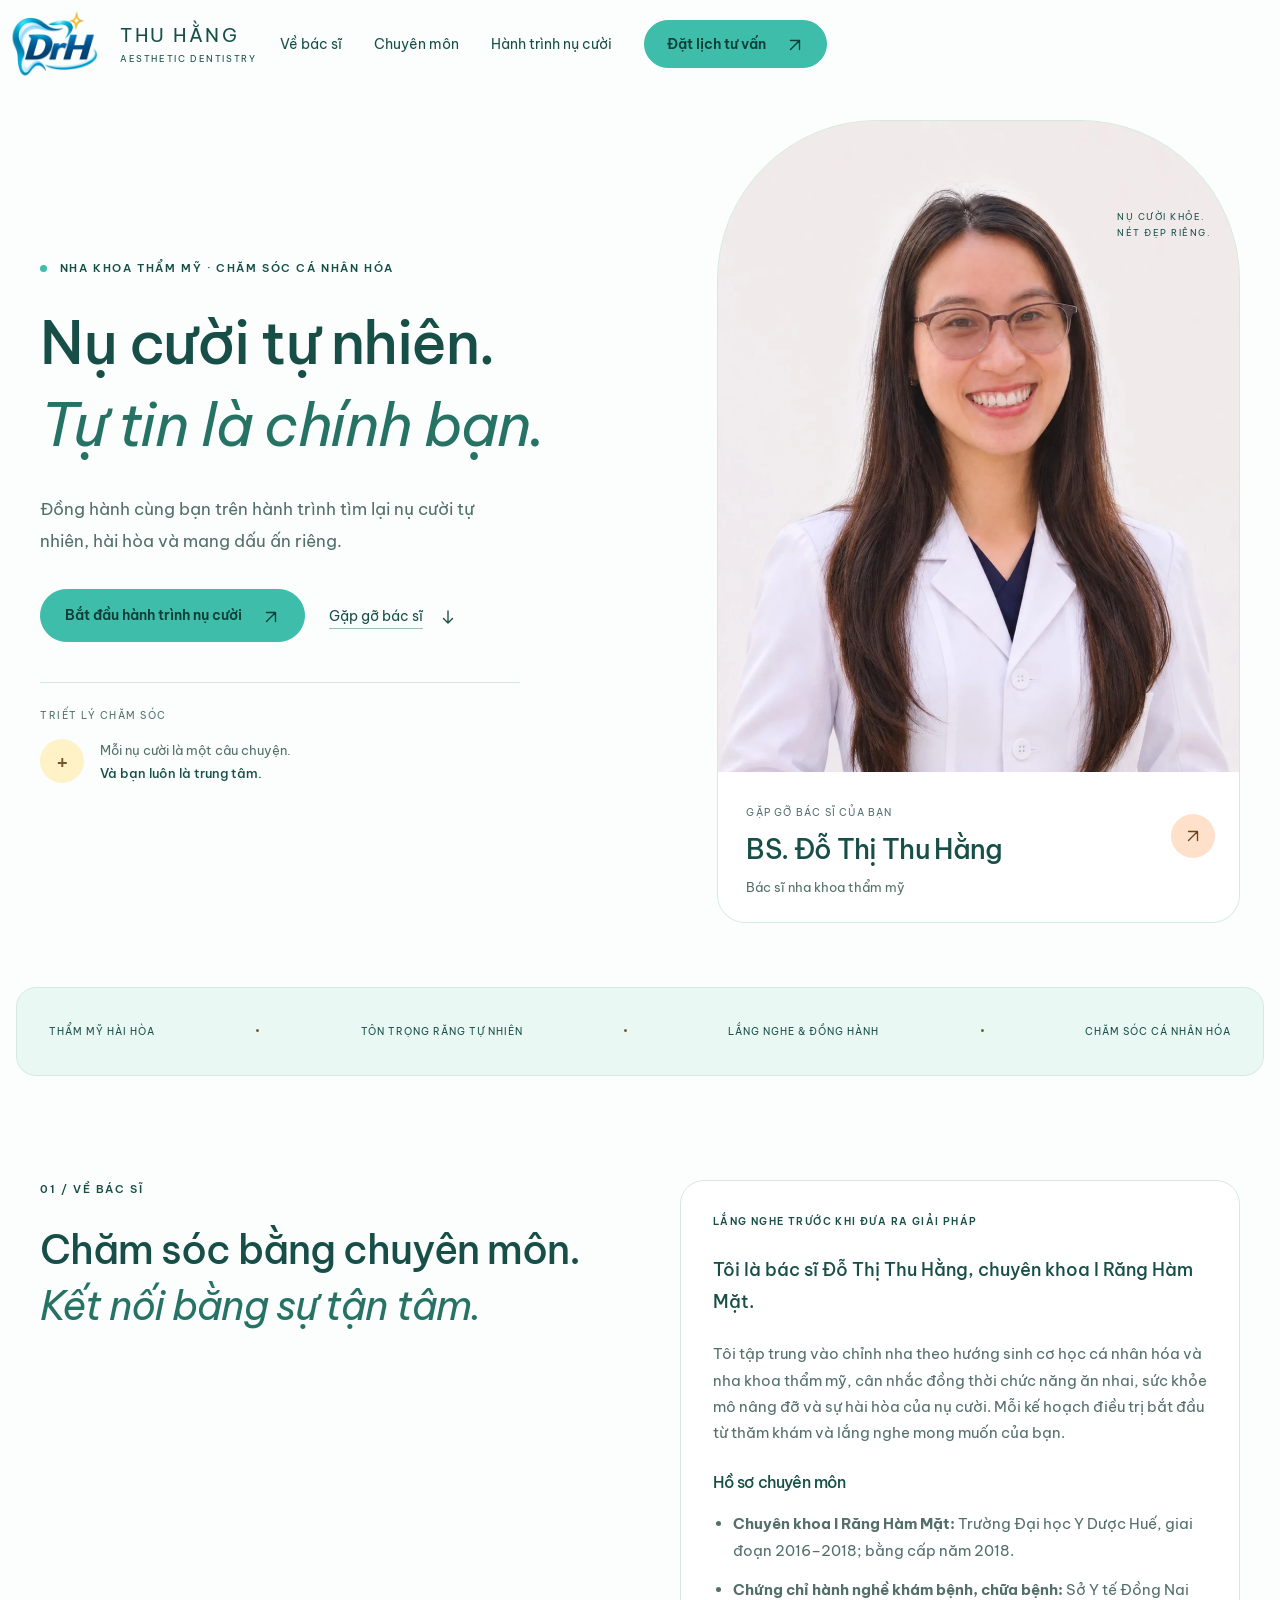
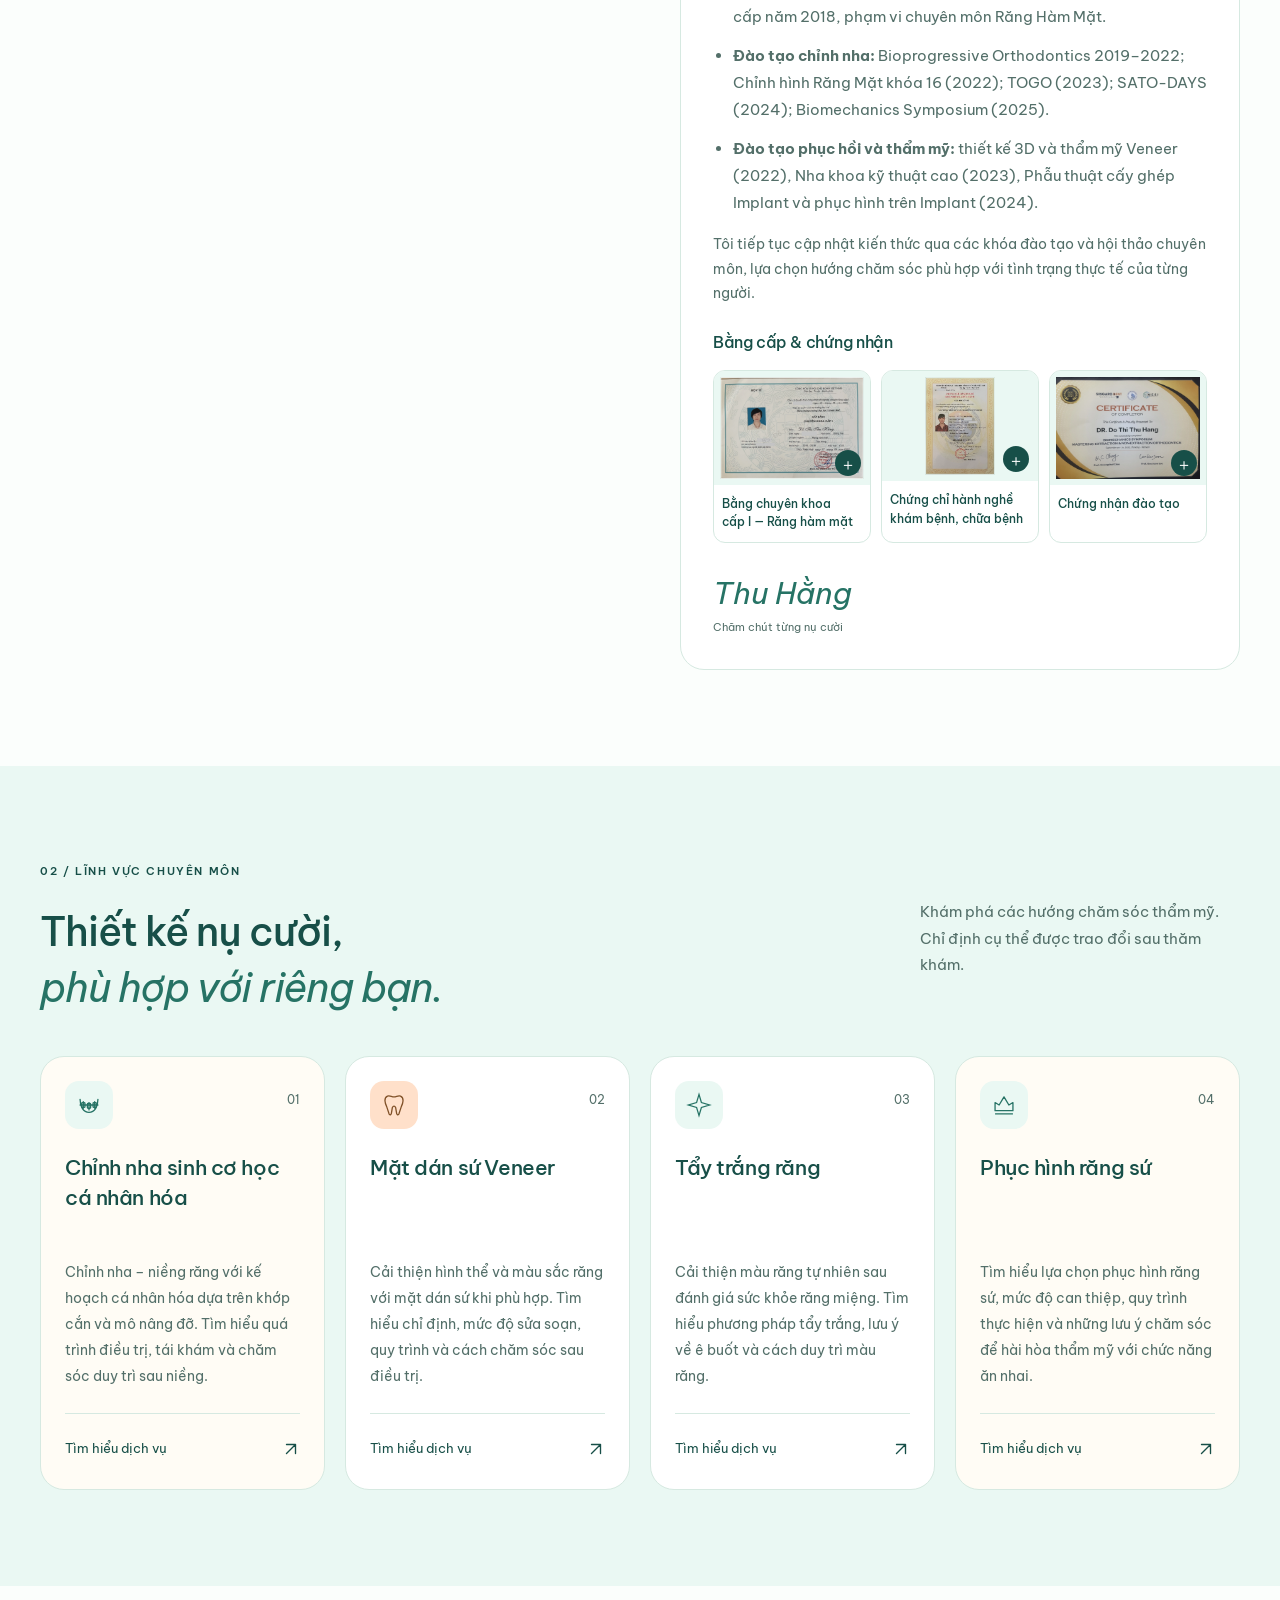
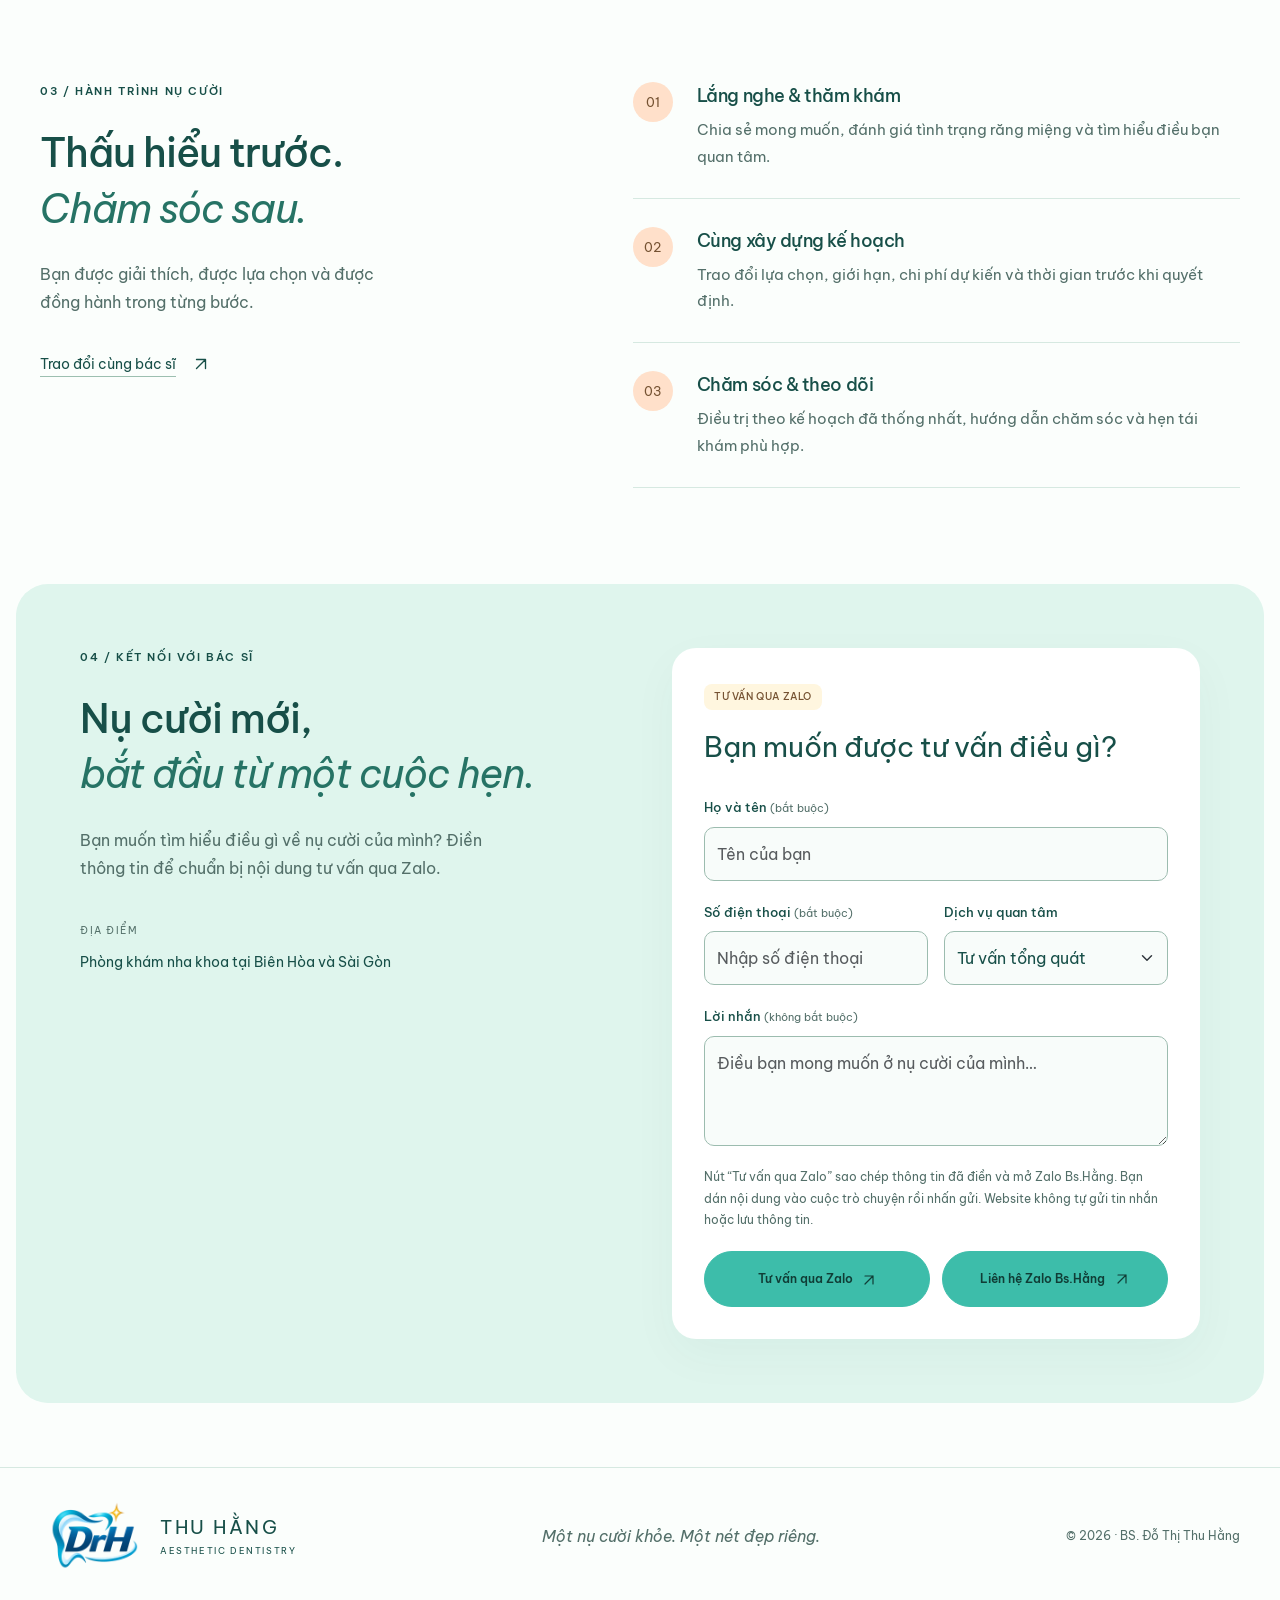
<file: index.html>
<!doctype html>
<html lang="vi">
<head><meta charset="utf-8"><meta name="viewport" content="width=device-width, initial-scale=1"><meta name="description" content="BS. Đỗ Thị Thu Hằng — chuyên ngành Răng Hàm Mặt, chỉnh nha sinh cơ học cá nhân hóa và nha khoa thẩm mỹ. Khám tại Biên Hòa và Sài Gòn."><meta name="theme-color" content="#3DBDAA"><title>Bác sĩ Đỗ Thị Thu Hằng · Nha khoa thẩm mỹ</title><link rel="stylesheet" href="assets/vendor/bootstrap.min.css"><link rel="stylesheet" href="assets/style.css?v=service-content-20261115"><script src="assets/vendor/bootstrap.bundle.min.js" defer></script><script src="assets/app.js?v=zalo-20261118" defer></script><meta property="og:type" content="profile"><meta property="og:locale" content="vi_VN"><meta property="og:site_name" content="BS. Đỗ Thị Thu Hằng"><meta property="og:url" content="https://bsthuhang.top/"><meta property="og:title" content="BS. Đỗ Thị Thu Hằng · Nha khoa thẩm mỹ"><meta property="og:description" content="BS. Đỗ Thị Thu Hằng — chuyên ngành Răng Hàm Mặt, chỉnh nha sinh cơ học cá nhân hóa và nha khoa thẩm mỹ. Khám tại Biên Hòa và Sài Gòn."><meta property="og:image" content="https://bsthuhang.top/assets/bs-thu-hang-social.jpg"><meta property="og:image:width" content="1200"><meta property="og:image:height" content="630"><meta property="og:image:alt" content="BS. Đỗ Thị Thu Hằng — Chuyên khoa I Răng Hàm Mặt, chỉnh nha và nha khoa thẩm mỹ"><meta name="twitter:card" content="summary_large_image"><meta name="twitter:title" content="BS. Đỗ Thị Thu Hằng · Nha khoa thẩm mỹ"><meta name="twitter:description" content="BS. Đỗ Thị Thu Hằng — chuyên ngành Răng Hàm Mặt, chỉnh nha sinh cơ học cá nhân hóa và nha khoa thẩm mỹ. Khám tại Biên Hòa và Sài Gòn."><meta name="twitter:image" content="https://bsthuhang.top/assets/bs-thu-hang-social.jpg"><meta name="twitter:image:alt" content="BS. Đỗ Thị Thu Hằng — Chuyên khoa I Răng Hàm Mặt, chỉnh nha và nha khoa thẩm mỹ"><script type="application/ld+json">{"@context":"https://schema.org","@type":"ProfilePage","@id":"https://bsthuhang.top/#profile","url":"https://bsthuhang.top/","name":"BS. Đỗ Thị Thu Hằng · Nha khoa thẩm mỹ","description":"BS. Đỗ Thị Thu Hằng — chuyên ngành Răng Hàm Mặt, chỉnh nha sinh cơ học cá nhân hóa và nha khoa thẩm mỹ. Khám tại Biên Hòa và Sài Gòn.","inLanguage":"vi-VN","mainEntity":{"@type":"Person","@id":"https://bsthuhang.top/#doctor","name":"Đỗ Thị Thu Hằng","honorificPrefix":"BS.","jobTitle":"Bác sĩ Răng Hàm Mặt","url":"https://bsthuhang.top/","image":"https://bsthuhang.top/assets/bs-thu-hang-portrait-20261115.webp","knowsAbout":["Chỉnh nha","Sinh cơ học chỉnh nha","Nha khoa thẩm mỹ","Phục hình răng sứ"],"hasCredential":{"@type":"EducationalOccupationalCredential","name":"Bằng chuyên khoa cấp I — Răng hàm mặt","credentialCategory":"Chuyên khoa cấp I","recognizedBy":{"@type":"EducationalOrganization","name":"Trường Đại học Y Dược Huế"}}}}</script><link rel="canonical" href="https://bsthuhang.top/"></head>
<body>
<a class="skip-link" href="#main-content">Chuyển đến nội dung chính</a>
<header class="navbar navbar-expand-md"><a class="brand" href="#" aria-label="Trang chủ"><img class="brand-logo" src="assets/logo.webp" width="480" height="320" alt="Logo DrH"><span>THU HẰNG<small>AESTHETIC DENTISTRY</small></span></a><button class="menu-toggle navbar-toggler" data-bs-toggle="collapse" data-bs-target="#navigation" aria-label="Mở menu" aria-expanded="false" aria-controls="navigation"><svg viewBox="0 0 24 24" fill="none" aria-hidden="true"><path d="M4 7h16M4 12h16M4 17h16" stroke="currentColor" stroke-width="1.8" stroke-linecap="round"/></svg></button><nav id="navigation" class="collapse navbar-collapse"><a href="#about">Về bác sĩ</a><a href="#expertise">Chuyên môn</a><a href="#approach">Hành trình nụ cười</a><a class="btn btn-primary button button-small" href="#appointment">Đặt lịch tư vấn <span><svg class="ui-icon" viewBox="0 0 24 24" fill="none" aria-hidden="true"><path d="M6 18 18 6M6 6h12v12" stroke="currentColor" stroke-width="1.8" stroke-linecap="round" stroke-linejoin="round"/></svg></span></a></nav></header>
<main id="main-content">
<section class="hero" aria-labelledby="hero-title"><div class="hero-copy"><p class="eyebrow"><span></span> NHA KHOA THẨM MỸ · CHĂM SÓC CÁ NHÂN HÓA</p><h1 id="hero-title">Nụ cười tự nhiên.<br><em>Tự tin là chính bạn.</em></h1><p class="hero-description">Đồng hành cùng bạn trên hành trình tìm lại nụ cười tự nhiên, hài hòa và mang dấu ấn riêng.</p><div class="hero-actions"><a class="btn btn-primary button" href="#appointment">Bắt đầu hành trình nụ cười <span><svg class="ui-icon" viewBox="0 0 24 24" fill="none" aria-hidden="true"><path d="M6 18 18 6M6 6h12v12" stroke="currentColor" stroke-width="1.8" stroke-linecap="round" stroke-linejoin="round"/></svg></span></a><a class="text-link" href="#about">Gặp gỡ bác sĩ <span><svg class="ui-icon" viewBox="0 0 24 24" fill="none" aria-hidden="true"><path d="M12 4v16m-6-6 6 6 6-6" stroke="currentColor" stroke-width="1.8" stroke-linecap="round" stroke-linejoin="round"/></svg></span></a></div><div class="hero-note"><span class="care-label">TRIẾT LÝ CHĂM SÓC</span><span class="line-art" aria-hidden="true">+</span><p>Mỗi nụ cười là một câu chuyện.<br><strong>Và bạn luôn là trung tâm.</strong></p></div></div><div class="hero-visual"><img src="assets/bs-thu-hang-portrait-20261115.webp" width="1024" height="1280" fetchpriority="high" alt="Chân dung BS. Đỗ Thị Thu Hằng"><div class="visual-top">NỤ CƯỜI KHỎE.<br>NÉT ĐẸP RIÊNG.</div><div class="doctor-tag"><span>GẶP GỠ BÁC SĨ CỦA BẠN</span><h2>BS. Đỗ Thị Thu Hằng</h2><p>Bác sĩ nha khoa thẩm mỹ</p><a href="#about" aria-label="Xem giới thiệu bác sĩ"><svg class="ui-icon" viewBox="0 0 24 24" fill="none" aria-hidden="true"><path d="M6 18 18 6M6 6h12v12" stroke="currentColor" stroke-width="1.8" stroke-linecap="round" stroke-linejoin="round"/></svg></a></div></div></section>
<div class="values"><span>THẨM MỸ HÀI HÒA</span><i aria-hidden="true">·</i><span>TÔN TRỌNG RĂNG TỰ NHIÊN</span><i aria-hidden="true">·</i><span>LẮNG NGHE & ĐỒNG HÀNH</span><i aria-hidden="true">·</i><span>CHĂM SÓC CÁ NHÂN HÓA</span></div>
<section id="about" class="about section"><div><p class="eyebrow">01 / VỀ BÁC SĨ</p><h2>Chăm sóc bằng chuyên môn.<br><em>Kết nối bằng sự tận tâm.</em></h2></div><div class="about-text"><span class="section-kicker">LẮNG NGHE TRƯỚC KHI ĐƯA RA GIẢI PHÁP</span><p>Tôi là bác sĩ Đỗ Thị Thu Hằng, chuyên khoa I Răng Hàm Mặt.</p><p>Tôi tập trung vào chỉnh nha theo hướng sinh cơ học cá nhân hóa và nha khoa thẩm mỹ, cân nhắc đồng thời chức năng ăn nhai, sức khỏe mô nâng đỡ và sự hài hòa của nụ cười. Mỗi kế hoạch điều trị bắt đầu từ thăm khám và lắng nghe mong muốn của bạn.</p><div class="professional-profile"><h3>Hồ sơ chuyên môn</h3><ul><li><strong>Chuyên khoa I Răng Hàm Mặt:</strong> Trường Đại học Y Dược Huế, giai đoạn 2016–2018; bằng cấp năm 2018.</li><li><strong>Chứng chỉ hành nghề khám bệnh, chữa bệnh:</strong> Sở Y tế Đồng Nai cấp năm 2018, phạm vi chuyên môn Răng Hàm Mặt.</li><li><strong>Đào tạo chỉnh nha:</strong> Bioprogressive Orthodontics 2019–2022; Chỉnh hình Răng Mặt khóa 16 (2022); TOGO (2023); SATO-DAYS (2024); Biomechanics Symposium (2025).</li><li><strong>Đào tạo phục hồi và thẩm mỹ:</strong> thiết kế 3D và thẩm mỹ Veneer (2022), Nha khoa kỹ thuật cao (2023), Phẫu thuật cấy ghép Implant và phục hình trên Implant (2024).</li></ul><p>Tôi tiếp tục cập nhật kiến thức qua các khóa đào tạo và hội thảo chuyên môn, lựa chọn hướng chăm sóc phù hợp với tình trạng thực tế của từng người.</p></div><div id="credentials" class="credentials-inline" aria-labelledby="credentials-title"><h3 id="credentials-title">Bằng cấp &amp; chứng nhận</h3><div class="credential-grid"><a class="credential-card" href="assets/credentials/bang-chuyen-khoa.webp?v=privacy-20261115" data-credential data-title="Bằng chuyên khoa cấp I — Răng hàm mặt" data-description="Trường Đại học Y Dược Huế · Năm cấp: 2018."><div class="credential-image"><img src="assets/credentials/bang-chuyen-khoa.webp?v=privacy-20261115" width="1624" height="1171" loading="lazy" alt="Bằng chuyên khoa cấp I — Răng hàm mặt của BS. Đỗ Thị Thu Hằng, bản ảnh đã che số định danh và chèn watermark"><span class="credential-expand" aria-hidden="true">＋</span></div><div class="credential-copy"><h3>Bằng chuyên khoa cấp I — Răng hàm mặt</h3><p>Trường Đại học Y Dược Huế · Năm cấp: 2018.</p><span class="credential-view">Bấm để xem lớn</span></div></a><a class="credential-card" href="assets/credentials/chung-chi-hanh-nghe.webp?v=privacy-20261115" data-credential data-title="Chứng chỉ hành nghề khám bệnh, chữa bệnh" data-description="Sở Y tế Đồng Nai · Năm cấp: 2018."><div class="credential-image"><img src="assets/credentials/chung-chi-hanh-nghe.webp?v=privacy-20261115" width="884" height="1252" loading="lazy" alt="Chứng chỉ hành nghề khám bệnh, chữa bệnh của BS. Đỗ Thị Thu Hằng, bản ảnh đã che số định danh và chèn watermark"><span class="credential-expand" aria-hidden="true">＋</span></div><div class="credential-copy"><h3>Chứng chỉ hành nghề khám bệnh, chữa bệnh</h3><p>Sở Y tế Đồng Nai · Năm cấp: 2018.</p><span class="credential-view">Bấm để xem lớn</span></div></a><a class="credential-card" href="assets/credentials/biencohoc-chinh-nha-2025.webp" data-credential data-credential-gallery="training-certificates" data-title="Chứng nhận đào tạo" data-description="Các khóa đào tạo và hội thảo chuyên môn đã tham dự."><div class="credential-image"><img src="assets/credentials/biencohoc-chinh-nha-2025.webp" width="1600" height="1200" loading="lazy" alt="Chứng nhận hoàn thành hội thảo sinh cơ học chỉnh nha của BS. Đỗ Thị Thu Hằng, Đà Nẵng, 20–21/09/2025"><span class="credential-expand" aria-hidden="true">＋</span></div><div class="credential-copy"><h3>Chứng nhận đào tạo</h3><p>Các khóa đào tạo và hội thảo chuyên môn đã tham dự.</p><span class="credential-view">Bấm xem các chứng nhận</span></div></a></div></div><div class="signature">Thu Hằng <span>Chăm chút từng nụ cười</span></div></div></section>

<section id="expertise" class="expertise section"><div class="section-heading"><div><p class="eyebrow">02 / LĨNH VỰC CHUYÊN MÔN</p><h2>Thiết kế nụ cười,<br><em>phù hợp với riêng bạn.</em></h2></div><p>Khám phá các hướng chăm sóc thẩm mỹ.<br>Chỉ định cụ thể được trao đổi sau thăm khám.</p></div><div class="service-grid row g-4"><div class="col-12 col-md-6 col-xl-3"><article class="card h-100"><span class="service-icon" aria-hidden="true"><svg viewBox="0 0 32 32" fill="none"><path d="M5 9c0 9 4 16 11 16S27 18 27 9M5 16h22M9 12v8m7-7v9m7-10v8" stroke="currentColor" stroke-width="1.6" stroke-linecap="round"/><rect x="7" y="13" width="4" height="6" rx="1" stroke="currentColor" stroke-width="1.6"/><rect x="14" y="14" width="4" height="6" rx="1" stroke="currentColor" stroke-width="1.6"/><rect x="21" y="13" width="4" height="6" rx="1" stroke="currentColor" stroke-width="1.6"/></svg></span><span class="number">01</span><h3>Chỉnh nha sinh cơ học cá nhân hóa</h3><p>Chỉnh nha – niềng răng với kế hoạch cá nhân hóa dựa trên khớp cắn và mô nâng đỡ. Tìm hiểu quá trình điều trị, tái khám và chăm sóc duy trì sau niềng.</p><button data-service="Chỉnh nha sinh cơ học cá nhân hóa">Tìm hiểu dịch vụ <span><svg class="ui-icon" viewBox="0 0 24 24" fill="none" aria-hidden="true"><path d="M6 18 18 6M6 6h12v12" stroke="currentColor" stroke-width="1.8" stroke-linecap="round" stroke-linejoin="round"/></svg></span></button></article></div><div class="col-12 col-md-6 col-xl-3"><article class="card h-100"><span class="service-icon" aria-hidden="true"><svg viewBox="0 0 32 32" fill="none"><path d="M8 5c-5 2-3 9-1 13l3 9c1 2 3 1 3-2l1-6c1-2 3-2 4 0l1 6c0 3 2 4 3 2l3-9c2-4 4-11-1-13-3-1-5 1-8 1S11 4 8 5Z" stroke="currentColor" stroke-width="1.6"/></svg></span><span class="number">02</span><h3>Mặt dán sứ Veneer</h3><p>Cải thiện hình thể và màu sắc răng với mặt dán sứ khi phù hợp. Tìm hiểu chỉ định, mức độ sửa soạn, quy trình và cách chăm sóc sau điều trị.</p><button data-service="Mặt dán sứ Veneer">Tìm hiểu dịch vụ <span><svg class="ui-icon" viewBox="0 0 24 24" fill="none" aria-hidden="true"><path d="M6 18 18 6M6 6h12v12" stroke="currentColor" stroke-width="1.8" stroke-linecap="round" stroke-linejoin="round"/></svg></span></button></article></div><div class="col-12 col-md-6 col-xl-3"><article class="card h-100"><span class="service-icon" aria-hidden="true"><svg viewBox="0 0 32 32" fill="none"><path d="m16 3 3 10 10 3-10 3-3 10-3-10-10-3 10-3 3-10Z" stroke="currentColor" stroke-width="1.6"/></svg></span><span class="number">03</span><h3>Tẩy trắng răng</h3><p>Cải thiện màu răng tự nhiên sau đánh giá sức khỏe răng miệng. Tìm hiểu phương pháp tẩy trắng, lưu ý về ê buốt và cách duy trì màu răng.</p><button data-service="Tẩy trắng răng">Tìm hiểu dịch vụ <span><svg class="ui-icon" viewBox="0 0 24 24" fill="none" aria-hidden="true"><path d="M6 18 18 6M6 6h12v12" stroke="currentColor" stroke-width="1.8" stroke-linecap="round" stroke-linejoin="round"/></svg></span></button></article></div><div class="col-12 col-md-6 col-xl-3"><article class="card h-100"><span class="service-icon" aria-hidden="true"><svg viewBox="0 0 32 32" fill="none"><path d="M5 23V13l5 3 6-10 6 10 5-3v10H5Zm0 4h22" stroke="currentColor" stroke-width="1.6" stroke-linejoin="round"/></svg></span><span class="number">04</span><h3>Phục hình răng sứ</h3><p>Tìm hiểu lựa chọn phục hình răng sứ, mức độ can thiệp, quy trình thực hiện và những lưu ý chăm sóc để hài hòa thẩm mỹ với chức năng ăn nhai.</p><button data-service="Phục hình răng sứ">Tìm hiểu dịch vụ <span><svg class="ui-icon" viewBox="0 0 24 24" fill="none" aria-hidden="true"><path d="M6 18 18 6M6 6h12v12" stroke="currentColor" stroke-width="1.8" stroke-linecap="round" stroke-linejoin="round"/></svg></span></button></article></div></div></section>
<section id="approach" class="approach section"><div class="approach-intro"><p class="eyebrow">03 / HÀNH TRÌNH NỤ CƯỜI</p><h2>Thấu hiểu trước.<br><em>Chăm sóc sau.</em></h2><p>Bạn được giải thích, được lựa chọn và được đồng hành trong từng bước.</p><a class="text-link" href="#appointment">Trao đổi cùng bác sĩ <svg class="ui-icon" viewBox="0 0 24 24" fill="none" aria-hidden="true"><path d="M6 18 18 6M6 6h12v12" stroke="currentColor" stroke-width="1.8" stroke-linecap="round" stroke-linejoin="round"/></svg></a></div><div class="steps"><article><span>01</span><div><h3>Lắng nghe & thăm khám</h3><p>Chia sẻ mong muốn, đánh giá tình trạng răng miệng và tìm hiểu điều bạn quan tâm.</p></div></article><article><span>02</span><div><h3>Cùng xây dựng kế hoạch</h3><p>Trao đổi lựa chọn, giới hạn, chi phí dự kiến và thời gian trước khi quyết định.</p></div></article><article><span>03</span><div><h3>Chăm sóc & theo dõi</h3><p>Điều trị theo kế hoạch đã thống nhất, hướng dẫn chăm sóc và hẹn tái khám phù hợp.</p></div></article></div></section>
<section id="appointment" class="appointment section"><div><p class="eyebrow">04 / KẾT NỐI VỚI BÁC SĨ</p><h2>Nụ cười mới,<br><em>bắt đầu từ một cuộc hẹn.</em></h2><p>Bạn muốn tìm hiểu điều gì về nụ cười của mình? Điền thông tin để chuẩn bị nội dung tư vấn qua Zalo.</p><div class="contact"><span>ĐỊA ĐIỂM</span><p>Phòng khám nha khoa tại Biên Hòa và Sài Gòn</p></div></div><form id="booking-form" aria-describedby="booking-note"><span class="form-badge badge">TƯ VẤN QUA ZALO</span><div class="form-heading">Bạn muốn được tư vấn điều gì?</div><label class="form-label" for="name">Họ và tên <span>(bắt buộc)</span></label><input class="form-control" id="name" name="name" autocomplete="name" placeholder="Tên của bạn" maxlength="100" required><div class="form-row"><div><label class="form-label" for="phone">Số điện thoại <span>(bắt buộc)</span></label><input class="form-control" id="phone" name="phone" type="tel" autocomplete="tel" placeholder="Nhập số điện thoại" pattern="[+0-9 \(\)\-]{9,20}" required></div><div><label class="form-label" for="service">Dịch vụ quan tâm</label><select class="form-select" id="service" name="service"><option>Tư vấn tổng quát</option><option>Chỉnh nha sinh cơ học cá nhân hóa</option><option>Mặt dán sứ Veneer</option><option>Tẩy trắng răng</option><option>Phục hình răng sứ</option></select></div></div><label class="form-label" for="message">Lời nhắn <span>(không bắt buộc)</span></label><textarea class="form-control" id="message" name="message" placeholder="Điều bạn mong muốn ở nụ cười của mình…" maxlength="1000" rows="3"></textarea><p class="form-note" id="booking-note">Nút “Tư vấn qua Zalo” sao chép thông tin đã điền và mở Zalo Bs.Hằng. Bạn dán nội dung vào cuộc trò chuyện rồi nhấn gửi. Website không tự gửi tin nhắn hoặc lưu thông tin.</p><div class="form-actions"><button class="btn btn-primary button" type="submit">Tư vấn qua Zalo <span><svg class="ui-icon" viewBox="0 0 24 24" fill="none" aria-hidden="true"><path d="M6 18 18 6M6 6h12v12" stroke="currentColor" stroke-width="1.8" stroke-linecap="round" stroke-linejoin="round"/></svg></span></button><a class="btn btn-primary button form-zalo-link" href="https://zalo.me/84865621916" target="_blank" rel="noopener noreferrer" aria-label="Liên hệ Zalo Bs.Hằng (mở liên kết mới)"><span>Liên hệ Zalo Bs.Hằng</span><svg class="ui-icon" viewBox="0 0 24 24" fill="none" aria-hidden="true"><path d="M6 18 18 6M6 6h12v12" stroke="currentColor" stroke-width="1.8" stroke-linecap="round" stroke-linejoin="round"/></svg></a></div><p id="form-status" role="status" tabindex="-1"></p><div id="zalo-message-panel" hidden><label class="form-label" for="zalo-message-preview">Nội dung tư vấn đã chuẩn bị</label><textarea class="form-control" id="zalo-message-preview" rows="7" readonly></textarea><button class="btn btn-primary button" id="copy-zalo-message" type="button">Sao chép nội dung</button><p class="form-note">Dán nội dung này vào Zalo để gửi cho bác sĩ. Nếu chưa mở được Zalo, dùng nút “Liên hệ Zalo Bs.Hằng” phía trên.</p></div></form></section>
</main><footer><a class="brand" href="#"><img class="brand-logo" src="assets/logo.webp" width="480" height="320" alt="Logo DrH"><span>THU HẰNG<small>AESTHETIC DENTISTRY</small></span></a><p>Một nụ cười khỏe. Một nét đẹp riêng.</p><span>© 2026 · BS. Đỗ Thị Thu Hằng</span></footer>
<dialog closedby="any" id="service-dialog" aria-labelledby="dialog-title"><button class="dialog-close" aria-label="Đóng">×</button><p class="eyebrow">THÔNG TIN THAM KHẢO</p><h2 id="dialog-title"></h2><p id="dialog-description"></p><p id="ortho-sources" class="service-sources" hidden>Nguồn tham khảo: <a href="https://aaoinfo.org/resources/how-to-choose-an-orthodontist/" target="_blank" rel="noopener noreferrer">Hiệp hội Chỉnh nha Hoa Kỳ (AAO)</a> · <a href="https://pubmed.ncbi.nlm.nih.gov/32779361/" target="_blank" rel="noopener noreferrer">Nghiên cứu về cá nhân hóa hệ lực theo mô nâng đỡ</a>.</p><p class="dialog-note">Phương pháp phù hợp, chi phí và kết quả dự kiến cần được bác sĩ đánh giá trực tiếp.</p><button class="btn btn-primary button" id="dialog-book">Trao đổi nhu cầu tư vấn <svg class="ui-icon" viewBox="0 0 24 24" fill="none" aria-hidden="true"><path d="M6 18 18 6M6 6h12v12" stroke="currentColor" stroke-width="1.8" stroke-linecap="round" stroke-linejoin="round"/></svg></button></dialog>
<dialog closedby="any" id="credential-viewer" class="credential-viewer" aria-labelledby="credential-viewer-title" aria-describedby="credential-viewer-note"><div class="credential-viewer-heading"><div><p class="eyebrow">ĐÀO TẠO &amp; CHỨNG NHẬN</p><h2 id="credential-viewer-title"></h2></div><button class="credential-tool credential-close" type="button" aria-label="Đóng ảnh giấy tờ">×</button></div><div class="credential-toolbar" aria-label="Điều khiển ảnh"><div><button class="credential-tool" id="credential-prev" type="button" aria-label="Ảnh trước">←</button><span id="credential-counter" aria-live="polite" aria-atomic="true"></span><button class="credential-tool" id="credential-next" type="button" aria-label="Ảnh tiếp theo">→</button></div><div><button class="credential-tool" id="credential-zoom-out" type="button" aria-label="Thu nhỏ ảnh">−</button><button class="credential-tool credential-zoom-reset" id="credential-zoom-reset" type="button" aria-label="Đặt lại kích thước ảnh">100%</button><button class="credential-tool" id="credential-zoom-in" type="button" aria-label="Phóng to ảnh">＋</button></div></div><div class="credential-viewport" tabindex="0" role="region" aria-label="Ảnh giấy tờ; cuộn để xem khi phóng to"><img id="credential-full-image" width="900" height="636" alt=""></div><p id="credential-viewer-note">Dùng nút ＋/− để phóng to, thu nhỏ; cuộn để xem và nhấn Esc để đóng.</p></dialog>
<script type="application/json" id="training-certificates">[
  {
    "src": "assets/credentials/biencohoc-chinh-nha-2025.webp",
    "title": "Biomechanics Symposium — Mastering Extraction & Non-Extraction Orthodontics (2025)",
    "alt": "Chứng nhận hoàn thành hội thảo sinh cơ học chỉnh nha của BS. Đỗ Thị Thu Hằng, Đà Nẵng, 20–21/09/2025",
    "receivedDate": "2025-09-21",
    "priority": 1
  },
  {
    "src": "assets/credentials/togo-2023.webp",
    "title": "Temporary Overlays Guided Orthodontics — TOGO (2023)",
    "alt": "Chứng nhận khóa học chỉnh nha TOGO của BS. Đỗ Thị Thu Hằng, 28/10–01/11/2023, 40 giờ",
    "receivedDate": "2023-11-01",
    "priority": 2
  },
  {
    "src": "assets/credentials/veneers-2022.webp",
    "title": "From 3D Design to Optimized Esthetics for Veneers (2022)",
    "alt": "Chứng nhận đào tạo thiết kế 3D và thẩm mỹ Veneer của BS. Đỗ Thị Thu Hằng, ngày 11/11/2022",
    "receivedDate": "2022-11-11",
    "priority": 3
  },
  {
    "src": "assets/credentials/bioprogressive-2019-2022.webp",
    "title": "Bioprogressive Orthodontics Course (2019–2022)",
    "alt": "Chứng nhận hoàn thành khóa học Bioprogressive Orthodontics 2019–2022 của BS. Đỗ Thị Thu Hằng",
    "receivedDate": "2022",
    "datePrecision": "year"
  },
  {
    "src": "assets/credentials/chinh-hinh-rang-mat-2022.webp?v=privacy-20261115",
    "title": "Chỉnh hình Răng Mặt — Khóa 16 (2022)",
    "alt": "Chứng chỉ đào tạo liên tục của BS. Đỗ Thị Thu Hằng tại Bệnh viện Răng Hàm Mặt Thành phố Hồ Chí Minh, chuyên ngành Chỉnh hình Răng Mặt khóa 16, 130 giờ học",
    "receivedDate": "2022-08-02",
    "completedDate": "2022-06-11"
  },
  {
    "src": "assets/credentials/chinh-nha-thoi-dai-moi-2023.webp?v=privacy-20261115",
    "title": "Chỉnh nha thời đại mới: Thách thức và xu hướng (2023)",
    "alt": "Chứng nhận đào tạo liên tục của BS. Đỗ Thị Thu Hằng về chỉnh nha thời đại mới: thách thức và xu hướng, 4 tiết học",
    "receivedDate": "2023-03-13"
  },
  {
    "src": "assets/credentials/phuc-hoi-du-phong-2023.webp?v=privacy-20261115",
    "title": "Các sáng tạo và giải pháp trong nha khoa — Phục hồi, dự phòng và phát triển (2023)",
    "alt": "Chứng nhận đào tạo liên tục của BS. Đỗ Thị Thu Hằng về nha khoa phục hồi, dự phòng và phát triển, 4 tiết học",
    "receivedDate": "2023-05-29"
  },
  {
    "src": "assets/credentials/benh-ly-phau-thuat-2023.webp?v=privacy-20261115",
    "title": "Các sáng tạo và giải pháp trong nha khoa — Bệnh lý và phẫu thuật (2023)",
    "alt": "Chứng nhận đào tạo liên tục của BS. Đỗ Thị Thu Hằng về bệnh lý và phẫu thuật, 4 tiết học",
    "receivedDate": "2023-05-29"
  },
  {
    "src": "assets/credentials/micd-2023.webp?v=privacy-20261115",
    "title": "MiCD: Hướng tới vẻ đẹp phục hồi thẩm mỹ (2023)",
    "alt": "Chứng nhận đào tạo liên tục của BS. Đỗ Thị Thu Hằng tại Trường Đại học Văn Lang, chuyên đề MiCD: Hướng tới vẻ đẹp phục hồi thẩm mỹ, 4 tiết học",
    "receivedDate": "2023-07-14"
  },
  {
    "src": "assets/credentials/chinh-nha-sinh-hoc-3d-2023.webp",
    "title": "Điều trị chỉnh nha dựa trên sinh học và kiểm soát mặt phẳng nhai theo 3 chiều không gian (2023)",
    "alt": "Chứng nhận hoàn thành khóa học của BS. Đỗ Thị Thu Hằng tại THL Academy, từ 29/09 đến 03/10/2023",
    "receivedDate": "2023-10-03",
    "completedDate": "2023-10-03"
  },
  {
    "src": "assets/credentials/nha-khoa-ky-thuat-cao-2023.webp?v=privacy-20261115",
    "title": "Nha khoa kỹ thuật cao (2023)",
    "alt": "Chứng chỉ đào tạo liên tục của BS. Đỗ Thị Thu Hằng tại Đại học Y Dược Thành phố Hồ Chí Minh, khóa Nha khoa kỹ thuật cao, 136 tiết học",
    "receivedDate": "2023-12-29",
    "completedDate": "2023-12-13"
  },
  {
    "src": "assets/credentials/nha-khoa-so-2024.webp?v=privacy-20261115",
    "title": "Thực hành Răng Hàm Mặt trong kỷ nguyên số — cấp ngày 30/05/2024",
    "alt": "Chứng nhận Công nghệ mới và tiếp cận đa chiều trong nha khoa của BS. Đỗ Thị Thu Hằng, 6 giờ tín chỉ",
    "receivedDate": "2024-05-30",
    "completedDate": "2024-04-02"
  },
  {
    "src": "assets/credentials/sato-days-2024.webp",
    "title": "SATO-DAYS — Craniomandibular Orthodontics (2024)",
    "alt": "Chứng nhận tham dự của BS. Đỗ Thị Thu Hằng về chẩn đoán và điều trị sai khớp cắn không nhổ răng tiền hàm và không can thiệp phẫu thuật, SATO-DAYS Hà Nội 30–31/05/2024, 15 giờ đào tạo",
    "receivedDate": "2024-05-31",
    "completedDate": "2024-05-31"
  },
  {
    "src": "assets/credentials/chinh-nha-so-ham-2024.webp?v=privacy-20261115",
    "title": "Chỉnh nha sọ hàm — Bệnh viện Răng Hàm Mặt Trung ương Hà Nội (2024)",
    "alt": "Chứng nhận cập nhật kiến thức y khoa liên tục về chỉnh nha sọ hàm của BS. Đỗ Thị Thu Hằng, 6 giờ tín chỉ",
    "receivedDate": "2024-07-11",
    "completedDate": "2024-05-31"
  },
  {
    "src": "assets/credentials/damon-2024.webp",
    "title": "Giải mã chỉnh nha đỉnh cao với mắc cài nắp thụ động — Hệ thống Damon (2024)",
    "alt": "Chứng nhận tham dự hội thảo sinh cơ học hệ thống Damon của BS. Đỗ Thị Thu Hằng, 09–10/08/2024",
    "receivedDate": "2024-08-10",
    "completedDate": "2024-08-10"
  },
  {
    "src": "assets/credentials/implant-phuc-hinh-2024.webp?v=privacy-20261115",
    "title": "Phẫu thuật cấy ghép Implant và phục hình trên Implant (2024)",
    "alt": "Chứng chỉ đào tạo kỹ thuật chuyên môn của BS. Đỗ Thị Thu Hằng về phẫu thuật cấy ghép Implant và phục hình trên Implant, 180 tiết học",
    "receivedDate": "2024-12-19",
    "completedDate": "2024-11-16"
  },
  {
    "src": "assets/credentials/can-khop-orthlieb-2025.webp?v=privacy-20261115",
    "title": "Cắn khớp thực hành (Orthlieb days) — cấp ngày 07/01/2025",
    "alt": "Chứng nhận hội thảo Cắn khớp thực hành của BS. Đỗ Thị Thu Hằng, Trường Đại học Văn Lang, 9 giờ tín chỉ",
    "receivedDate": "2025-01-07",
    "completedDate": "2024-11-22"
  },
  {
    "src": "assets/credentials/ai-nha-khoa-2025.webp?v=privacy-20261115",
    "title": "AI trong nha khoa hiện đại — cấp ngày 23/06/2025",
    "alt": "Chứng nhận cập nhật kiến thức y khoa liên tục, AI trong nha khoa hiện đại, 3 giờ tín chỉ",
    "receivedDate": "2025-06-23",
    "completedDate": "2025-03-30"
  },
  {
    "src": "assets/credentials/nha-khoa-tuong-lai-2025.webp?v=privacy-20261115",
    "title": "Nha khoa hướng tới tương lai — cấp ngày 23/06/2025",
    "alt": "Chứng nhận cập nhật kiến thức y khoa liên tục, Nha khoa hướng tới tương lai, 6 giờ tín chỉ",
    "receivedDate": "2025-06-23",
    "completedDate": "2025-04-01"
  },
  {
    "src": "assets/credentials/chinh-nha-hang-iii-2025.webp?v=privacy-20261115",
    "title": "Điều trị chỉnh nha dành cho các ca hạng III tăng trưởng (2025)",
    "alt": "Chứng nhận cập nhật kiến thức y khoa liên tục của BS. Đỗ Thị Thu Hằng về điều trị chỉnh nha hạng III tăng trưởng, 6 giờ tín chỉ",
    "receivedDate": "2025-08-25",
    "completedDate": "2025-08-19"
  },
  {
    "src": "assets/credentials/biomechanics-cme-2025.webp?v=privacy-20261115",
    "title": "Biomechanics Symposium — Cơ sinh học trong chỉnh nha hiện đại (2025)",
    "alt": "Chứng nhận cập nhật kiến thức y khoa liên tục của BS. Đỗ Thị Thu Hằng, Trường Y Dược – Đại học Đà Nẵng, 6 giờ tín chỉ",
    "receivedDate": "2025-09-21",
    "completedDate": "2025-09-21"
  }
]</script>
</body></html>
</file>
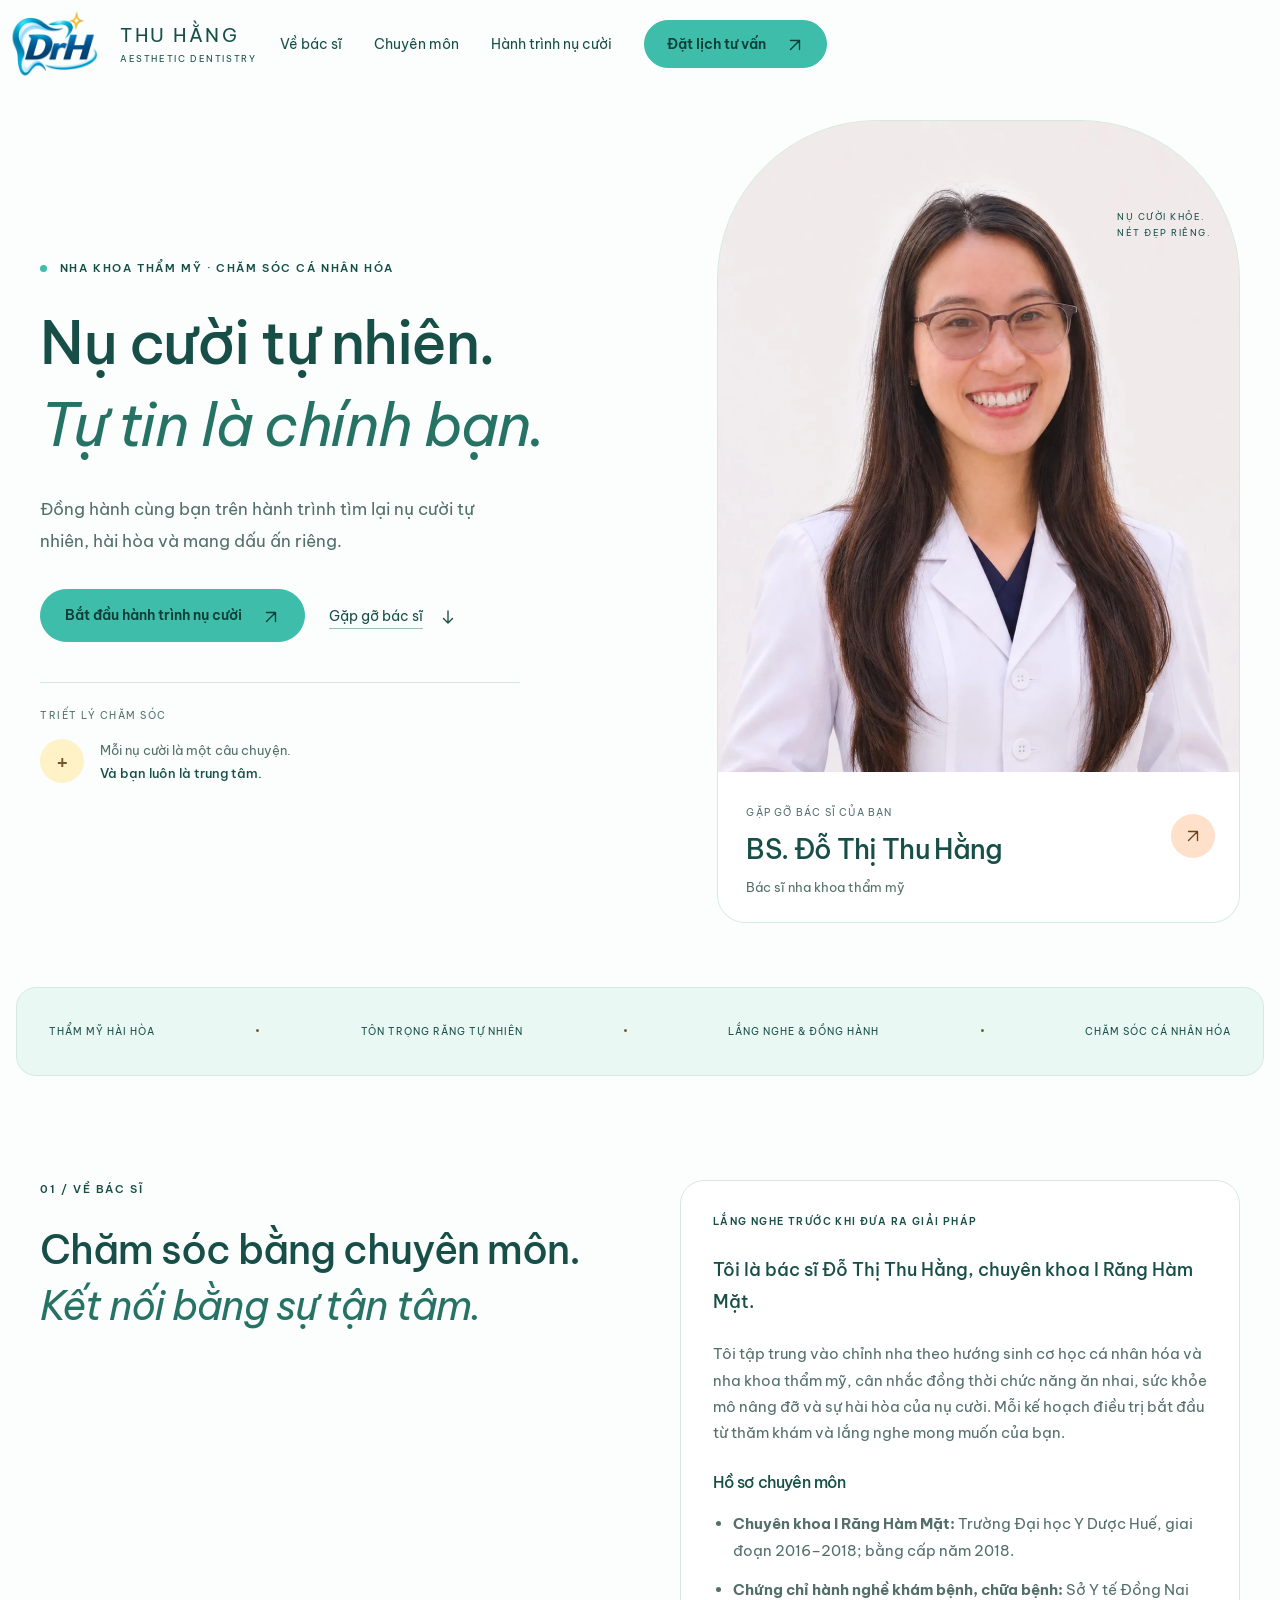
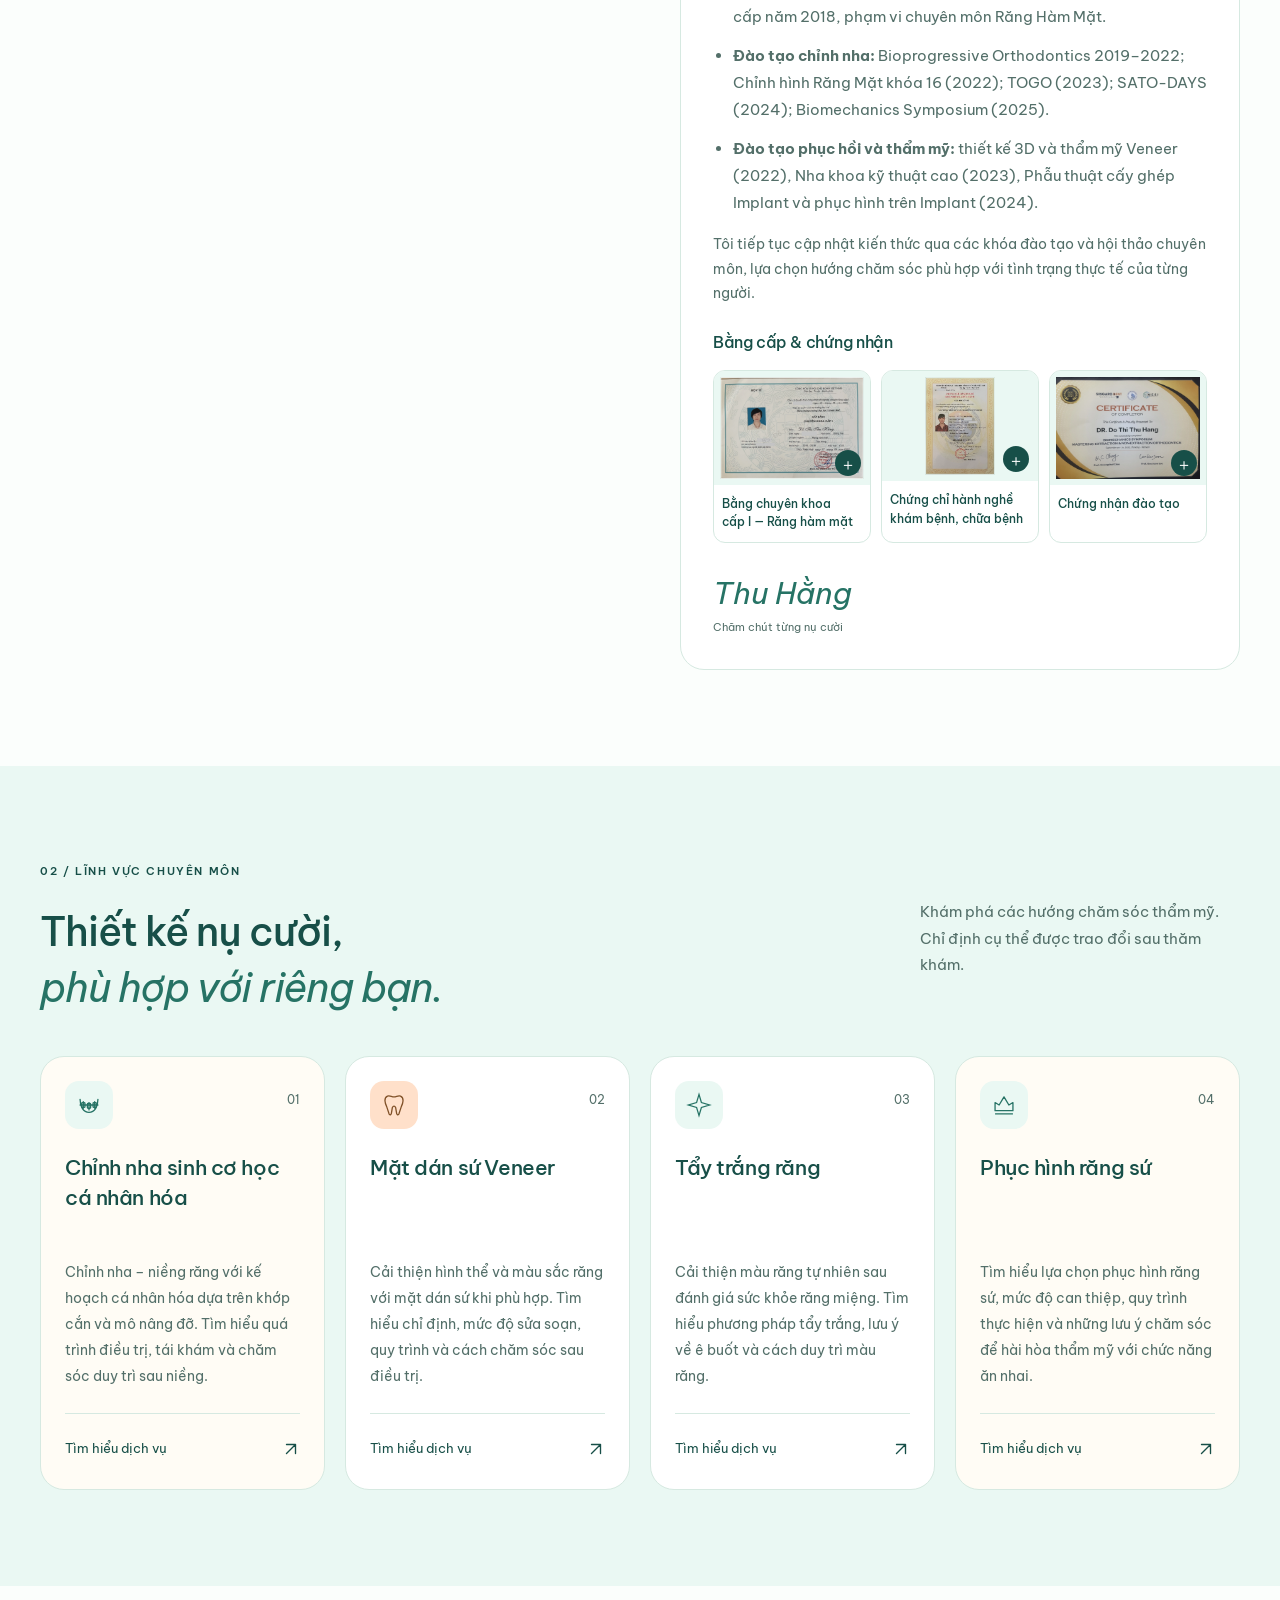
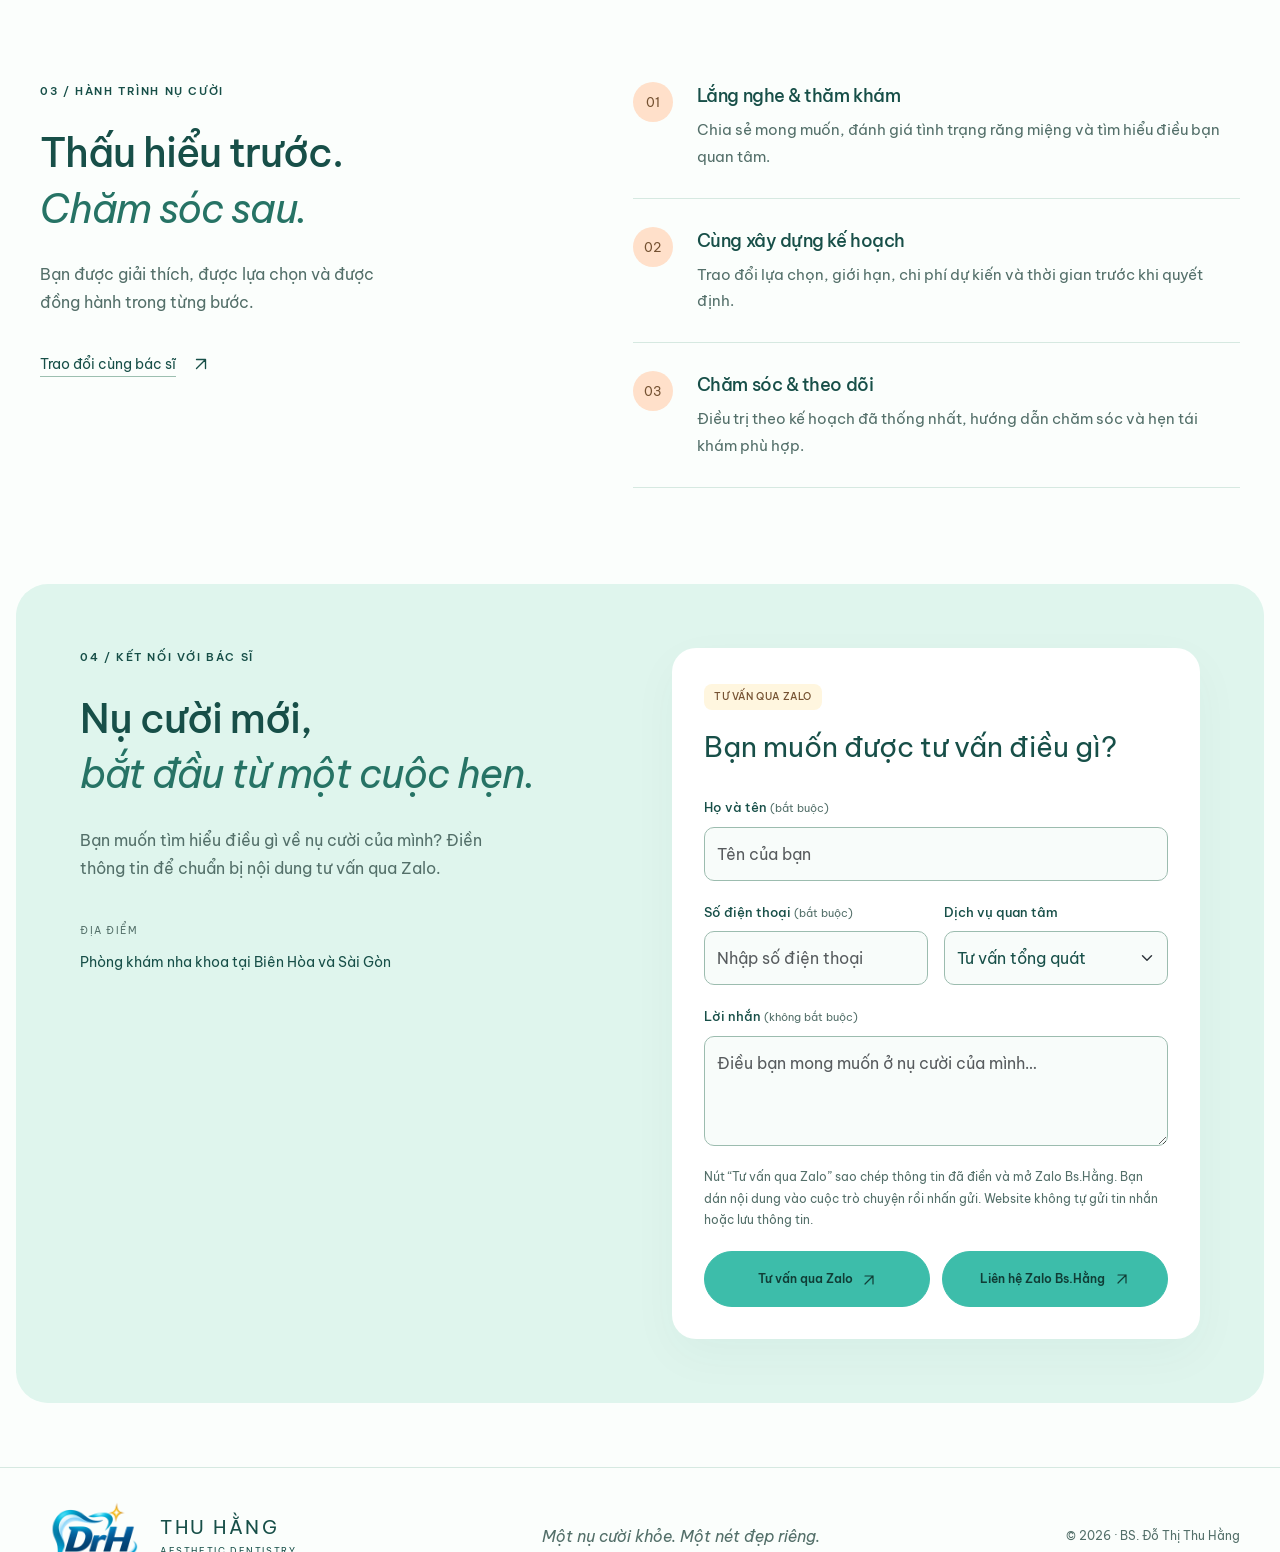
<file: preview.html>
<!doctype html>
<html lang="vi"><head><meta charset="utf-8"><meta name="viewport" content="width=device-width, initial-scale=1"><meta http-equiv="refresh" content="0; url=./index.html"><title>Xem website bác sĩ nha khoa</title></head><body><p>Website đã chuyển sang <a href="./index.html">trang chủ index.html</a>.</p></body></html>
</file>
<file: assets/style.css>
@import url('https://fonts.googleapis.com/css2?family=Be+Vietnam+Pro:ital,wght@0,400;0,500;0,600;0,700;1,400;1,500&display=swap');
:root{--primary:#3DBDAA;--primary-hover:#5CC9B5;--ink:#174F48;--muted:#536F69;--surface:#FBFEFC;--mint:#EAF8F3;--peach:#FFE0CA;--yellow:#FFF2C6;--line:#D6E9E1;--white:#fff;--radius:24px;--space:clamp(24px,5vw,72px);--shadow:0 16px 48px #174f480a}
*{box-sizing:border-box}html{scroll-behavior:smooth;scroll-padding-top:112px}body{margin:0;color:var(--ink);background:var(--surface);font:400 16px/1.75 'Be Vietnam Pro',Arial,sans-serif}a{color:inherit;text-decoration:none}button,input,select,textarea{font:inherit}button,a{touch-action:manipulation}button{cursor:pointer}button, a, input,select,textarea{ -webkit-tap-highlight-color:transparent}a,button{transition:background-color .2s,color .2s,box-shadow .2s}a:focus-visible,button:focus-visible,input:focus-visible,select:focus-visible,textarea:focus-visible{outline:3px solid #976330;outline-offset:4px}p{margin:0 0 24px}h1,h2,h3{margin:0;font-weight:400;line-height:1.2;text-wrap:balance}h1,h2{font-family:'Be Vietnam Pro',Arial,sans-serif}h1{font-size:clamp(42px,4.6vw,68px);letter-spacing:-1.8px}h2{font-size:clamp(32px,3.1vw,46px);letter-spacing:-1px}h3{font-size:24px}em{font-weight:400;color:#267365}svg{display:block;width:100%;height:100%}.skip-link{position:fixed;top:12px;left:16px;transform:translateY(-160%);z-index:100;background:var(--ink);color:#fff;padding:12px 20px;border-radius:12px}.skip-link:focus{transform:translateY(0)}
.demo-bar{text-align:center;background:var(--mint);font-size:11px;letter-spacing:1px;padding:8px 24px}.demo-bar span{letter-spacing:0;color:var(--muted);margin-left:16px}
header{max-width:1328px;margin:auto;padding:24px 40px;display:flex;align-items:center;justify-content:space-between;gap:24px}.brand{display:flex;align-items:center;gap:12px;font-size:19px;letter-spacing:2.5px;line-height:1.35}.brand small{display:block;font-size:9px;letter-spacing:1.6px;margin-top:5px}.brand-icon{width:38px;height:38px;color:#267365}nav{display:flex;align-items:center;gap:32px;font-size:14px}nav>a:not(.button){display:flex;align-items:center;min-height:44px}nav>a:hover{color:#267365}.menu-toggle{display:none}
.button{display:inline-flex;align-items:center;justify-content:space-between;gap:20px;min-height:52px;padding:15px 24px;border:1px solid var(--primary);border-radius:100px;background:var(--primary);color:#103D36;font-size:14px;font-weight:600;line-height:1.5;text-align:left}.button:hover{background:var(--primary-hover);border-color:var(--primary-hover);box-shadow:0 6px 18px #3dbdaa24}.button-small{min-height:48px;padding:12px 22px}.text-link{display:inline-flex;align-items:center;gap:16px;min-height:48px;font-size:14px;text-decoration:underline;text-underline-offset:7px;text-decoration-color:#9CBFB0}.text-link:hover{color:#267365}
.hero{max-width:1328px;margin:auto;padding:32px 40px 64px;display:grid;grid-template-columns:minmax(0,1.08fr) minmax(0,.92fr);gap:64px;align-items:center}.hero-copy{padding:16px 0}.eyebrow{font-size:11px;font-weight:600;letter-spacing:1.6px;line-height:1.7;margin:0 0 24px}.eyebrow>span{display:inline-block;width:7px;height:7px;border-radius:50%;background:var(--primary);margin-right:8px}.hero-description{font-size:17px;line-height:1.85;color:var(--muted);max-width:480px;margin:28px 0 32px}.hero-actions{display:flex;align-items:center;flex-wrap:wrap;gap:16px 24px}.hero-note{display:grid;grid-template-columns:44px 1fr;gap:4px 16px;border-top:1px solid var(--line);padding-top:24px;margin-top:40px;max-width:480px}.care-label{grid-column:1/-1;font-size:10px;letter-spacing:1.5px;color:var(--muted);margin-bottom:10px}.line-art{display:grid;place-items:center;width:44px;height:44px;border-radius:50%;background:var(--yellow);color:#755726;font-size:24px}.hero-note p{font-size:13px;margin:0;color:var(--muted)}.hero-note strong{font-weight:500;color:var(--ink)}.hero-visual{position:relative;border-radius:160px 160px 28px 28px;overflow:hidden;background:#E4F2E8;border:1px solid var(--line);isolation:isolate}.hero-visual>img{display:block;width:100%;height:auto;aspect-ratio:1/.99;object-fit:cover;object-position:50% 28%}.visual-top{position:absolute;top:88px;right:28px;font-size:9px;letter-spacing:1.5px;line-height:1.8}.visual-caption{position:absolute;left:24px;bottom:142px;font-size:9px;letter-spacing:1px}.doctor-tag{position:relative;background:var(--white);padding:24px 72px 24px 28px;min-height:128px}.doctor-tag>span{font-size:10px;letter-spacing:1.2px;color:var(--muted)}.doctor-tag h2{font-size:27px;margin:7px 0}.doctor-tag p{font-size:13px;margin:0;color:var(--muted)}.doctor-tag a{position:absolute;right:24px;top:42px;display:grid;place-items:center;width:44px;height:44px;border-radius:50%;background:var(--peach);color:#70431e;font-size:24px}.values{max-width:1248px;margin:0 auto 8px;padding:24px 32px;border:1px solid var(--line);border-radius:20px;background:var(--mint);display:flex;align-items:center;justify-content:space-between;gap:16px;font-size:10px;letter-spacing:1px}.values i{font-size:22px;font-style:normal;color:#755726}
.section{max-width:1328px;margin:auto;padding:96px 40px}.about{display:grid;grid-template-columns:1fr 1fr;gap:80px;align-items:start}.about-text{padding:32px;border:1px solid var(--line);border-radius:var(--radius);background:white;color:var(--muted);font-size:15px}.section-kicker{display:block;font-size:10px;font-weight:600;letter-spacing:1.4px;color:var(--ink);margin-bottom:24px}.about-text>p:first-of-type{font-size:18px;font-weight:500;color:var(--ink)}.placeholder{padding:16px;border-radius:12px;background:#FFF7E9;font-size:12px;color:#755232}.signature{font-family:'Be Vietnam Pro',Arial,sans-serif;font-style:italic;font-size:30px;color:#267365;margin-top:24px}.signature span{display:block;font:11px/1.6 'Be Vietnam Pro',Arial,sans-serif;color:var(--muted)}
.expertise{max-width:none;background:var(--mint);padding-left:max(40px,calc((100% - 1248px)/2));padding-right:max(40px,calc((100% - 1248px)/2))}.section-heading{display:flex;justify-content:space-between;align-items:end;gap:48px;margin-bottom:40px}.section-heading>p{max-width:330px;color:var(--muted);font-size:15px;margin:0}.service-grid{display:grid;grid-template-columns:repeat(3,minmax(0,1fr));gap:24px}.service-grid article{position:relative;display:flex;flex-direction:column;align-items:start;background:white;border:1px solid var(--line);border-radius:var(--radius);padding:32px}.service-grid article:nth-child(2){background:#FFFCF5}.service-icon{display:grid;place-items:center;width:56px;height:56px;padding:13px;border-radius:16px;background:var(--mint);color:#267365}.service-grid article:nth-child(2) .service-icon{background:var(--peach);color:#805128}.number{position:absolute;top:40px;right:32px;font-size:12px;color:var(--muted)}.service-grid h3{font-family:'Be Vietnam Pro',Arial,sans-serif;font-size:28px;margin:28px 0 16px;line-height:1.25}.service-grid p{font-size:15px;color:var(--muted);line-height:1.8;margin-bottom:24px}.service-grid button{display:flex;justify-content:space-between;align-items:center;gap:16px;background:none;color:var(--ink);width:100%;min-height:52px;border:0;border-top:1px solid var(--line);font-size:14px;margin-top:auto;padding:16px 0 0}.service-grid button:hover{color:#267365}
.approach{display:grid;grid-template-columns:.9fr 1.1fr;gap:96px}.approach-intro>p:not(.eyebrow){max-width:360px;color:var(--muted);margin-top:24px}.steps article{display:flex;gap:24px;padding:28px 0;border-bottom:1px solid var(--line)}.steps article:first-child{padding-top:0}.steps article>span{display:grid;place-items:center;width:40px;height:40px;flex:0 0 40px;background:var(--peach);border-radius:50%;font-size:13px;color:#755232}.steps h3{font-size:18px;line-height:1.5;font-weight:500;margin-bottom:8px}.steps p{font-size:15px;color:var(--muted);margin:0}
.appointment{display:grid;grid-template-columns:1fr 1fr;gap:64px;max-width:1248px;border-radius:32px;background:#DFF5ED;padding:64px;margin-bottom:64px}.appointment>div>p:not(.eyebrow){color:var(--muted);font-size:16px;margin-top:24px;max-width:450px}.contact{margin-top:32px}.contact>span,.zalo-contact>span{font-size:10px;letter-spacing:1.5px;color:var(--muted)}.contact p{font-size:14px;margin:8px 0 24px}.zalo-contact{margin-top:24px;padding-top:24px;border-top:1px solid #BBDDCF}.zalo-contact>p{font-size:14px;color:var(--muted);margin:8px 0 16px}.zalo-button{justify-content:flex-start;gap:10px;flex-wrap:wrap;font-size:13px;max-width:100%}.zalo-mark{background:white;color:#0068CC;border-radius:8px;padding:3px 7px;font-size:12px}.appointment form{background:white;padding:32px;border-radius:var(--radius);box-shadow:var(--shadow);min-width:0}.form-badge{display:inline-block;background:#FFF6DF;color:#755232;border-radius:8px;padding:5px 10px;font-size:10px;letter-spacing:.6px;margin-bottom:16px}.form-heading{font-family:'Be Vietnam Pro',Arial,sans-serif;font-size:28px;line-height:1.3;margin-bottom:28px}label{display:block;font-size:13px;font-weight:500;margin-bottom:8px}label span{font-size:11px;font-weight:400;color:var(--muted)}input,select,textarea{width:100%;min-height:48px;background:#F8FCFA;border:1px solid #9CBCAF;border-radius:10px;padding:12px;color:var(--ink);font-size:16px;margin-bottom:20px}input::placeholder,textarea::placeholder{color:#627B74;opacity:1}textarea{resize:vertical}.form-row{display:grid;grid-template-columns:1fr 1fr;gap:16px}.form-note{font-size:12px;color:var(--muted);line-height:1.8;margin:0 0 20px}form>.button{width:100%}#form-status{font-size:13px;margin:16px 0 0}#form-status:empty{display:none}
footer{border-top:1px solid var(--line);padding:32px max(40px,calc((100% - 1248px)/2));display:flex;justify-content:space-between;align-items:center;gap:24px}footer p{font-family:'Be Vietnam Pro',Arial,sans-serif;font-style:italic;margin:0;color:var(--muted)}footer>span{font-size:12px;color:var(--muted)}dialog{position:fixed;width:min(560px,calc(100% - 32px));max-height:calc(100dvh - 48px);overflow:auto;background:var(--surface);color:var(--ink);border:1px solid var(--line);border-radius:var(--radius);padding:40px}dialog::backdrop{background:#174F4870;backdrop-filter:blur(4px)}dialog h2{font-size:32px;margin-bottom:24px}dialog p:not(.eyebrow){font-size:15px}.dialog-note{color:var(--muted)}.dialog-close{position:absolute;right:8px;top:8px;display:grid;place-items:center;width:44px;height:44px;font-size:28px;border:0;background:transparent;color:var(--ink)}
@media(max-width:1100px){header{padding:24px 32px}nav{gap:20px}.hero{padding:32px 32px 56px;gap:32px}h1{font-size:48px}.hero-actions{align-items:start;flex-direction:column}.hero-visual>img{aspect-ratio:1/1.18}.visual-top{top:64px;right:20px;font-size:8px}.doctor-tag{padding:20px 64px 20px 20px}.doctor-tag h2{font-size:23px}.values{margin:0 32px;padding:24px;font-size:9px;gap:8px}.section{padding:72px 32px}.about,.approach{gap:40px}.service-grid{gap:16px}.service-grid article{padding:24px}.service-grid h3{font-size:25px}.appointment{margin:0 32px 48px;padding:40px;gap:32px}.appointment form{padding:24px}.form-row{grid-template-columns:1fr;gap:0}footer{padding:32px}.brand{font-size:17px}.brand small{font-size:8px}footer p{display:none}}
@media(max-width:767px){html{scroll-padding-top:24px}.demo-bar{font-size:10px;padding:8px 16px}.demo-bar span{display:block;font-size:10px;margin:3px 0 0}header{position:relative;padding:20px 24px}.menu-toggle{display:grid;place-items:center;width:48px;height:48px;border:1px solid #9CBCAF;border-radius:12px;background:transparent;color:var(--ink);padding:11px}nav{display:none;position:absolute;top:100%;left:16px;right:16px;background:white;border:1px solid var(--line);border-radius:20px;padding:20px;box-shadow:var(--shadow);z-index:20}nav.open{display:flex;flex-direction:column;align-items:stretch;gap:8px}nav>a:not(.button){padding:8px 12px;min-height:48px}.hero{grid-template-columns:1fr;padding:24px 24px 40px;gap:32px}.hero-copy{padding:0}h1{font-size:clamp(38px,8.5vw,58px);letter-spacing:-1.2px}h2{font-size:34px}.eyebrow{font-size:10px;margin-bottom:20px}.hero-description{font-size:16px;margin:24px 0;max-width:100%}.hero-actions{flex-direction:row;align-items:center;gap:16px}.hero-actions>.button{width:100%}.hero-note{margin-top:24px;max-width:100%}.hero-visual{max-width:480px;width:100%;margin:auto;border-radius:100px 100px 24px 24px}.hero-visual>img{aspect-ratio:1/1;object-position:50% 30%}.visual-top{top:56px;right:24px}.visual-caption{bottom:138px}.doctor-tag{padding:24px 72px 24px 24px}.doctor-tag h2{font-size:26px}.values{margin:0 24px;display:grid;grid-template-columns:1fr 1fr;gap:16px;padding:24px;text-align:center;font-size:9px}.values i{display:none}.section{padding:56px 24px}.about,.approach{grid-template-columns:1fr;gap:32px}.about-text{padding:24px;font-size:16px}.section-heading{display:block;margin-bottom:32px}.section-heading>p{margin-top:24px;font-size:16px}.service-grid{grid-template-columns:1fr;gap:20px}.service-grid article{padding:28px}.service-grid h3{font-size:28px;margin-top:24px}.service-grid p{font-size:16px}.service-grid button{font-size:14px}.steps p{font-size:16px}.appointment{display:grid;grid-template-columns:1fr;border-radius:24px;margin:0 16px 40px;padding:32px 16px;gap:32px}.appointment>div{padding:0 8px}.appointment h2{font-size:34px}.appointment form{padding:24px}.form-heading{font-size:28px}.zalo-button{font-size:13px}.form-row{grid-template-columns:1fr;gap:0}footer{padding:28px 24px;flex-wrap:wrap;gap:24px}.brand{font-size:17px}footer>span{font-size:11px}dialog{padding:32px 24px}dialog h2{font-size:29px}}
@media(prefers-reduced-motion:reduce){html{scroll-behavior:auto}*,*::before,*::after{transition:none!important;animation:none!important}}

.ui-icon{display:inline-block;width:18px;height:18px;vertical-align:middle;flex:0 0 18px}

/* Vietnamese typography: allow room for stacked tone marks. */
h1,h2,h3{font-family:'Be Vietnam Pro',Arial,sans-serif;line-height:1.4;letter-spacing:-.025em;font-weight:500}
.form-heading{line-height:1.5}
em{font-weight:400}

/* Original DrH logo supplied by the site owner. */
.brand-logo{display:block;width:108px;height:72px;object-fit:contain;flex:0 0 auto;border-radius:10px}
@media(max-width:1100px) and (min-width:768px){.brand-logo{width:84px;height:56px}.brand{font-size:15px;letter-spacing:1.5px}nav{gap:14px;font-size:12px}nav .button{font-size:12px;padding:12px 16px}}
@media(max-width:767px){.brand-logo{width:84px;height:56px}.brand{gap:10px;font-size:16px;letter-spacing:1.5px}.brand small{font-size:8px;letter-spacing:1px}}

/* Four expertise areas in a balanced grid. */
.service-grid{grid-template-columns:repeat(2,minmax(0,1fr))}
#dialog-description{white-space:pre-line}
.service-sources{font-size:12px;color:var(--muted);line-height:1.8}
.service-sources a{text-decoration:underline;text-underline-offset:3px}
.service-sources[hidden]{display:none}
@media(max-width:767px){.service-grid{grid-template-columns:1fr}}

/* Bootstrap 5.3.8 integration; site tokens remain the source of brand colors. */
:root{--bs-body-font-family:'Be Vietnam Pro',Arial,sans-serif;--bs-body-color:var(--ink);--bs-body-bg:var(--surface);--bs-primary:#3DBDAA;--bs-primary-rgb:61,189,170;--bs-border-color:var(--line)}
header.navbar{flex-wrap:nowrap}
header.navbar #navigation{flex-grow:0;justify-content:flex-end}
.btn-primary{--bs-btn-bg:var(--primary);--bs-btn-border-color:var(--primary);--bs-btn-color:#103D36;--bs-btn-hover-bg:var(--primary-hover);--bs-btn-hover-border-color:var(--primary-hover);--bs-btn-hover-color:#103D36;--bs-btn-active-bg:var(--primary-hover);--bs-btn-active-border-color:var(--primary-hover);--bs-btn-active-color:#103D36}
.button{white-space:normal}
.service-grid.row{display:flex;gap:0;--bs-gutter-x:24px;--bs-gutter-y:24px}
.service-grid.row>div{min-width:0}
.service-grid .card{height:100%;color:var(--ink)}
.service-grid.row>div:nth-child(2) article{background:#FFFCF5}
.service-grid.row>div:nth-child(2) .service-icon{background:var(--peach);color:#805128}
.service-grid.row>div:not(:nth-child(2)) article{background:#fff}
.service-grid.row>div:not(:nth-child(2)) .service-icon{background:var(--mint);color:#267365}
.appointment .form-control,.appointment .form-select{font-size:16px;line-height:1.75;min-height:48px;background-color:#F8FCFA;border:1px solid #9CBCAF;border-radius:10px;padding:12px;color:var(--ink);margin-bottom:20px}
.appointment .form-select{padding-right:36px}
.appointment .form-control:focus,.appointment .form-select:focus{border-color:#267365;box-shadow:0 0 0 .2rem #3DBDAA26}
.appointment .form-label{font-size:13px;font-weight:500;margin-bottom:8px}
.form-badge.badge{font-weight:500;white-space:normal;line-height:1.6;text-align:left}
nav a,.text-link{color:var(--ink)}
a:not(.button):hover{color:#267365}
@media(max-width:767px){
header.navbar #navigation{position:absolute;flex-grow:0;width:auto}
header.navbar #navigation.show{display:flex;flex-direction:column;align-items:stretch;gap:8px}
header.navbar #navigation.collapsing{display:block;transition:height .35s ease}
header.navbar #navigation.collapse:not(.show){display:none}
.menu-toggle.navbar-toggler{padding:11px;color:var(--ink)}
}
@media(prefers-reduced-motion:reduce){header.navbar #navigation.collapsing{transition:none}}

/* Expertise: compact, aligned cards on wide desktop screens. */
#expertise .section-heading{align-items:center;gap:32px}
#expertise .section-heading>div{min-width:0;max-width:720px}
#expertise .section-heading>p{flex:0 1 320px}
#expertise .service-grid .card{min-width:0}
#expertise .service-grid h3{overflow-wrap:break-word;text-wrap:pretty}
@media(min-width:1200px){
#expertise .service-grid{--bs-gutter-x:20px;--bs-gutter-y:20px}
#expertise .service-grid article{padding:24px}
#expertise .service-grid .service-icon{width:48px;height:48px;padding:11px;border-radius:14px;flex-shrink:0}
#expertise .service-grid .number{top:32px;right:24px}
#expertise .service-grid h3{font-size:21px;line-height:1.45;letter-spacing:-.02em;margin:24px 0 16px;min-height:calc(3 * 1.45em)}
#expertise .service-grid p{font-size:14px;line-height:1.85;margin-bottom:24px}
#expertise .service-grid button{font-size:13px;gap:12px}
}
@media(max-width:767px){
#expertise .section-heading{display:block}
#expertise .section-heading>p{max-width:100%}
}

/* Service card backgrounds: warm cream for orthodontics and restorations. */
#expertise .service-grid.row>div:nth-child(1) article,
#expertise .service-grid.row>div:nth-child(4) article{background:#FFFCF5}
#expertise .service-grid.row>div:nth-child(2) article,
#expertise .service-grid.row>div:nth-child(3) article{background:#FFFFFF}


/* Consultation actions share a row; Zalo remains an ordinary link. */
#booking-form .form-actions{display:grid;grid-template-columns:repeat(2,minmax(0,1fr));align-items:stretch;gap:12px}
#booking-form .form-actions>.button{width:100%;height:100%;min-height:56px;min-width:0;justify-content:center;padding:14px 12px;gap:8px;font-size:12px;text-align:center;white-space:normal}
#booking-form .form-actions>.button span{min-width:0}
#booking-form .form-actions .ui-icon{flex-shrink:0;width:16px;height:16px}

/* Preserve the generated portrait proportions and headroom on every viewport. */
.hero-visual>img{aspect-ratio:4/5;object-fit:cover;object-position:center top}
.hero-visual .visual-caption{position:relative;left:auto;bottom:auto;display:block;max-width:none;background:#FFF7E9;color:var(--ink);padding:8px 12px;text-align:center;border-radius:0}

/* Credential gallery and keyboard-accessible image viewer. */
.credentials{padding-top:0}
.credential-grid{display:grid;grid-template-columns:repeat(3,minmax(0,1fr));gap:24px}
.credential-card{display:flex;flex-direction:column;min-width:0;background:#fff;border:1px solid var(--line);border-radius:24px;overflow:hidden;transition:box-shadow .2s,border-color .2s}
.credential-card:hover{border-color:#7FB8A2;box-shadow:var(--shadow)}
.credential-image{position:relative;background:var(--mint);padding:16px}
.credential-image img{display:block;width:100%;height:auto;aspect-ratio:900/636}
.credential-expand{position:absolute;right:24px;bottom:24px;display:grid;place-items:center;width:40px;height:40px;border-radius:50%;background:var(--ink);color:#fff;font-size:22px}
.credential-copy{display:flex;flex-direction:column;align-items:start;flex:1;padding:24px}
.credential-badge{display:inline-block;padding:4px 8px;border-radius:6px;background:var(--yellow);color:#755232;font-size:10px;letter-spacing:.6px;margin-bottom:16px}
.credential-copy h3{font-size:20px;margin-bottom:12px}
.credential-copy p{font-size:14px;color:var(--muted);margin-bottom:20px}
.credential-view{display:flex;align-items:center;justify-content:space-between;gap:16px;width:100%;margin-top:auto;min-height:44px;font-size:13px}
.credential-viewer{width:min(1080px,calc(100% - 32px));max-height:calc(100dvh - 32px);padding:24px;overscroll-behavior:contain}
.credential-viewer-heading{display:flex;align-items:start;justify-content:space-between;gap:16px;margin-bottom:20px}
.credential-viewer .eyebrow{margin-bottom:8px}
.credential-viewer h2{font-family:inherit;font-size:24px;line-height:1.4;margin:0}
.credential-tool{display:inline-grid;place-items:center;min-width:44px;height:44px;padding:8px;border:1px solid #9CBCAF;background:#fff;color:var(--ink);border-radius:10px;font:inherit;font-size:20px;line-height:1}
.credential-tool:hover:not(:disabled){background:var(--mint)}
.credential-tool:disabled{opacity:.4;cursor:default}
.credential-close{font-size:28px;flex:0 0 44px}
.credential-toolbar{display:flex;align-items:center;justify-content:space-between;flex-wrap:wrap;gap:12px;margin-bottom:16px}
.credential-toolbar>div{display:flex;align-items:center;gap:8px}
.credential-zoom-reset{font-size:13px;min-width:64px}
#credential-counter{min-width:48px;text-align:center;font-size:13px}
.credential-viewport{max-height:55dvh;overflow:auto;background:#EDF3EF;border:1px solid var(--line);border-radius:12px;overscroll-behavior:contain}
.credential-viewport img{display:block;width:100%;max-width:none;height:auto;flex-shrink:0}
.credential-viewer #credential-viewer-note{font-size:12px;line-height:1.8;color:var(--muted);margin:16px 0 0}
@media(max-width:1023px){.credential-grid{grid-template-columns:repeat(2,minmax(0,1fr))}}
@media(max-width:767px){.credentials{padding-top:0}.credential-grid{grid-template-columns:1fr;gap:20px}.credential-viewer{padding:16px}.credential-viewer h2{font-size:20px}.credential-viewport{max-height:50dvh}}

/* Compact credentials replace the former placeholder sentence inside the bio. */
.about-text .credentials-inline{margin:24px 0}
.about-text .credentials-inline>h3{font-size:16px;line-height:1.5;margin:0 0 16px;color:var(--ink)}
.about-text .credential-grid{grid-template-columns:repeat(3,minmax(0,1fr));gap:10px}
.about-text .credential-card{border-radius:12px}
.about-text .credential-image{padding:6px}
.about-text .credential-expand{width:26px;height:26px;right:9px;bottom:9px;font-size:16px}
.about-text .credential-copy{padding:10px 8px}
.about-text .credential-copy h3{font-size:12px;line-height:1.55;margin:0;color:var(--ink);letter-spacing:0}
.about-text .credential-badge,.about-text .credential-copy p,.about-text .credential-view{display:none}

/* Fit the portrait practice certificate inside its thumbnail without distortion. */
.about-text .credential-card[href*="/chung-chi-hanh-nghe.webp"] .credential-image{aspect-ratio:900/636;overflow:hidden}
.about-text .credential-card[href*="/chung-chi-hanh-nghe.webp"] .credential-image img{position:absolute;inset:6px;width:calc(100% - 12px);height:calc(100% - 12px);aspect-ratio:auto;object-fit:contain;object-position:center}

.professional-profile{margin:24px 0}.professional-profile h3{font-size:16px;line-height:1.5;color:var(--ink)}.professional-profile ul{padding-left:20px;margin:16px 0}.professional-profile li{margin-bottom:12px;line-height:1.8}.professional-profile p{font-size:14px}.service-details{margin-top:32px;display:grid;gap:16px}.service-detail{background:#fff;border:1px solid var(--line);border-radius:16px;overflow:hidden}.service-detail summary{padding:20px 24px;cursor:pointer;font-weight:600;line-height:1.6}.service-detail>div{padding:0 24px 24px;max-width:900px}.service-detail p{font-size:15px;line-height:1.9;color:var(--muted);margin-bottom:16px}.service-detail summary:focus-visible{outline:2px solid var(--ink);outline-offset:-4px}
</file>
